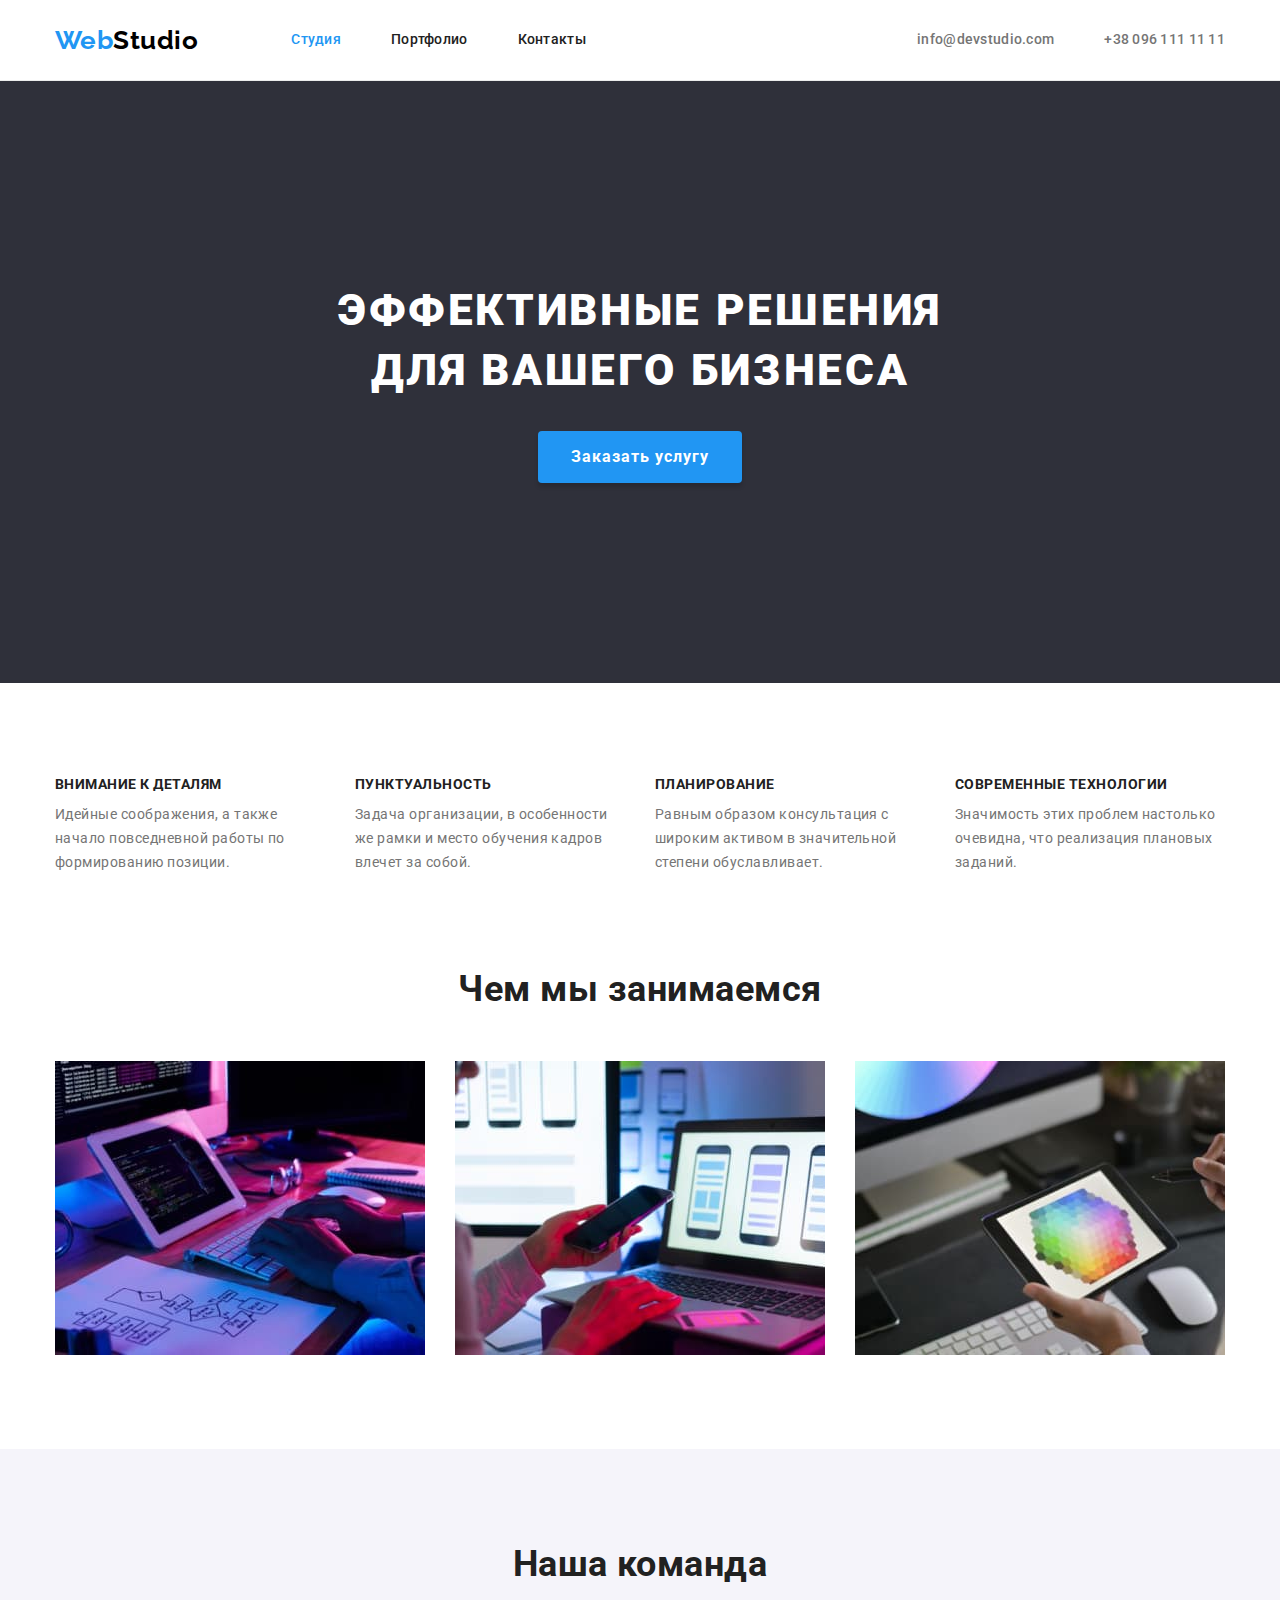
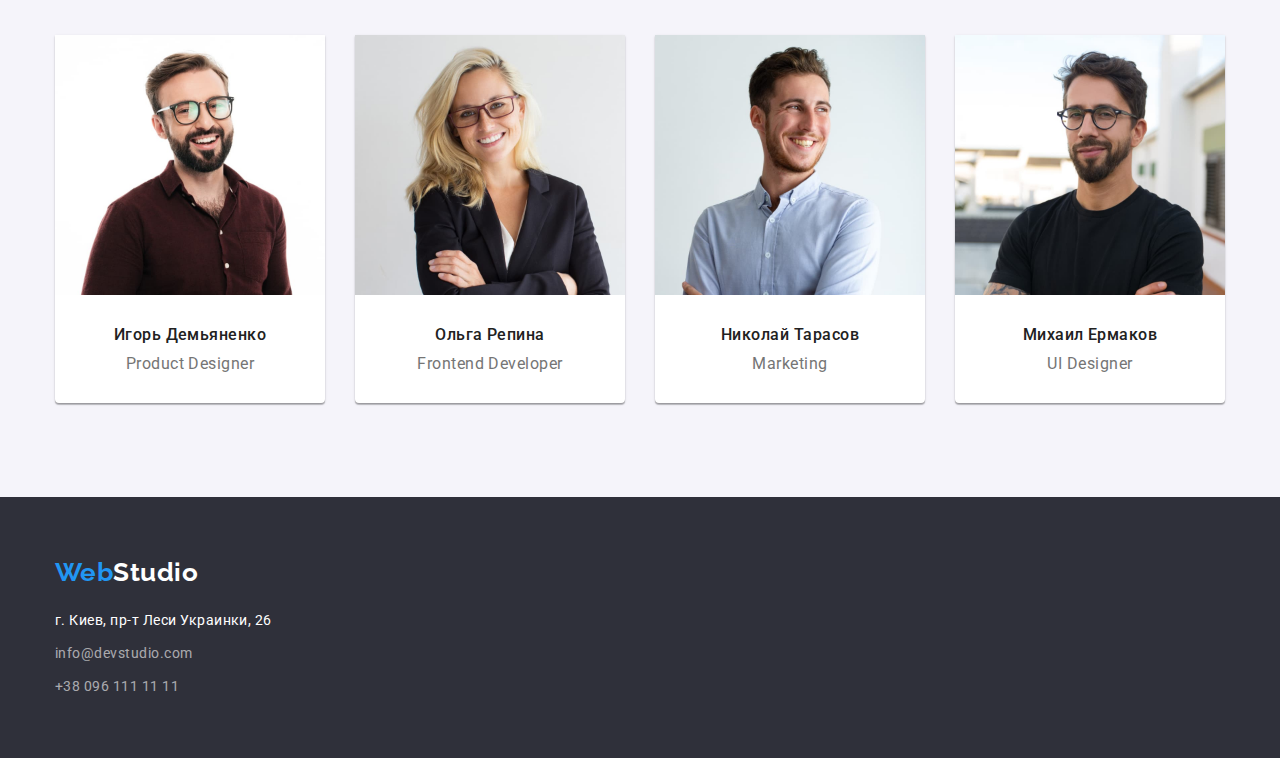
<file: index.html>
<!DOCTYPE html>
<html lang="ru">

<head>
    <meta charset="UTF-8" />
    <meta http-equiv="X-UA-Compatible" content="IE=edge" />
    <meta name="viewport" content="width=device-width, initial-scale=1.0" />
    <title class="hidden-title">Веб студия</title>
    <link rel="preconnect" href="https://fonts.googleapis.com" />
    <link rel="preconnect" href="https://fonts.gstatic.com" crossorigin />
    <link href="https://fonts.googleapis.com/css2?family=Oleo+Script&family=Raleway:wght@700&family=Roboto:wght@400;500;700;900&display=swap" rel="stylesheet" />
    <link rel="stylesheet" href="https://cdnjs.cloudflare.com/ajax/libs/modern-normalize/1.1.0/modern-normalize.min.css" />
    <link rel="stylesheet" href="./css/styles.css" />
</head>

<body class="page">
    <!-- Page header -->
    <header>
        <!-- Main navigation -->
        <div class="header container">
            <nav class="site-nav-section">
                <div class="nav-logo">
                    <a href="./index.html" lang="en" class="logo link">
                        <span class="logo-part">Web</span
              ><span lang="en" class="link">Studio</span></a>
                </div>
                <!-- Links to other pages of the current page -->
                <ul class="site-nav list">
                    <li class="site-nav-item">
                        <a class="link active-page" href="./index.html">Студия</a>
                    </li>
                    <li class="site-nav-item">
                        <a class="site-nav-link link" href="./portfolio.html">Портфолио</a>
                    </li>
                    <li class="site-nav-item">
                        <a class="site-nav-link link" href="">Контакты</a>
                    </li>
                </ul>
            </nav>
            <!-- Contacts -->
            <ul class="head-contact-list">
                <li class="contact-item list">
                    <a class="head-contacts link" href="mailto:info@devstudio.com">info@devstudio.com</a
            >
          </li>
          <li class="contact-item list">
            <a class="head-contacts link" href="tel:+380961111111"
              >+38 096 111 11 11</a
            >
          </li>
        </ul>
      </div>
    </header>

    <main>
      <!-- Hero section -->
      <section class="hero-section section">
        <h1 class="hero-title">
          Эффективные решения <br />
          для вашего бизнеса
        </h1>
        <button type="button" class="hero-btn">Заказать услугу</button>
      </section>
      <!-- Features section -->
      <section class="features section">
        <div class="container">
          <h2 class="hidden-title">Особенности работы компании</h2>
          <ul class="features-list list">
            <li class="features-item">
              <h3 class="feature-name section-title">Внимание к деталям</h3>
              <p class="feature-dscr">
                Идейные соображения, а также начало повседневной работы по
                формированию позиции.
              </p>
            </li>
            <li class="features-item">
              <h3 class="feature-name section-title">Пунктуальность</h3>
              <p class="feature-dscr">
                Задача организации, в особенности же рамки и место обучения
                кадров влечет за собой.
              </p>
            </li>
            <li class="features-item">
              <h3 class="feature-name section-title">Планирование</h3>
              <p class="feature-dscr">
                Равным образом консультация с широким активом в значительной
                степени обуславливает.
              </p>
            </li>
            <li class="features-item">
              <h3 class="feature-name section-title">Современные технологии</h3>
              <p class="feature-dscr">
                Значимость этих проблем настолько очевидна, что реализация
                плановых заданий.
              </p>
            </li>
          </ul>
        </div>
      </section>
      <!-- What we do section -->
      <section class="activities section">
        <div class="main-page-container container">
          <h2 class="activity-heading section-title">Чем мы занимаемся</h2>
          <ul class="activities-list list">
            <li class="activities-img">
              <img
                src="./img/box-1.jpg"
                alt="Сотрудник пишет код"
                width="370"
                height="294"
              />
            </li>
            <li class="activities-img">
              <img
                src="./img/box-2.jpg"
                alt="Сотрудник работает над мобильной версией сайта"
                width="370"
                height="294"
              />
            </li>
            <li class="activities-img">
              <img
                src="./img/box-3.jpg"
                alt="Сотрудник работает с цветовой гаммой"
                width="370"
                height="294"
              />
            </li>
          </ul>
        </div>
      </section>
      <!-- Our team section -->
      <section class="team section">
        <div class="main-page-container container">
          <h2 class="team-heading section-title">Наша команда</h2>
          <ul class="team-list list">
            <li class="team-member">
              <img
                src="./img/team-1.jpg"
                alt="Мужчина с бородой и в очках"
                width="270"
                height="260"
              />
              <div class="member-dscr">
                <h3 class="member-name section-title">Игорь Демьяненко</h3>
                <p class="member-profession" lang="en">Product Designer</p>
              </div>
            </li>
            <li class="team-member">
              <img
                src="./img/team-2.jpg"
                alt="Женщина блондинка в очках"
                width="270"
                height="260"
              />
              <div class="member-dscr">
                <h3 class="member-name section-title">Ольга Репина</h3>
                <p class="member-profession" lang="en">Frontend Developer</p>
              </div>
            </li>
            <li class="team-member">
              <img
                src="./img/team-3.jpg"
                alt="Молодой мужчина с бородой и усами"
                width="270"
                height="260"
              />
              <div class="member-dscr">
                <h3 class="member-name section-title">Николай Тарасов</h3>
                <p class="member-profession" lang="en">Marketing</p>
              </div>
            </li>
            <li class="team-member">
              <img
                src="./img/team-4.jpg"
                alt="Молодой мужчина с темными волосами,бородой и в очках"
                width="270"
                height="260"
              />
              <div class="member-dscr">
                <h3 class="member-name section-title">Михаил Ермаков</h3>
                <p class="member-profession" lang="en">UI Designer</p>
              </div>
            </li>
          </ul>
        </div>
      </section>
    </main>
    <!-- Footer -->
    <footer class="footer">
      <div class="container">
        <a href="./index.html " lang="en" class="footer-logo link">
          <span class="logo-part">Web</span
          ><span lang="en" class="footer-logo">Studio</span></a
        >
        <address class="address">
          <ul class="list">
            <li class="address-item">
              <p class="footer-address">г. Киев, пр-т Леси Украинки, 26</p>
            </li>
            <li class="address-item">
              <a class="footer-link link" href="mailto:info@devstudio.com "
                >info@devstudio.com</a
              >
            </li>
            <li class="address-item">
              <a class="footer-link link" href="tel:+380961111111 "
                >+38 096 111 11 11</a
              >
            </li>
          </ul>
        </address>
      </div>
    </footer>
  </body>
</html>
</file>
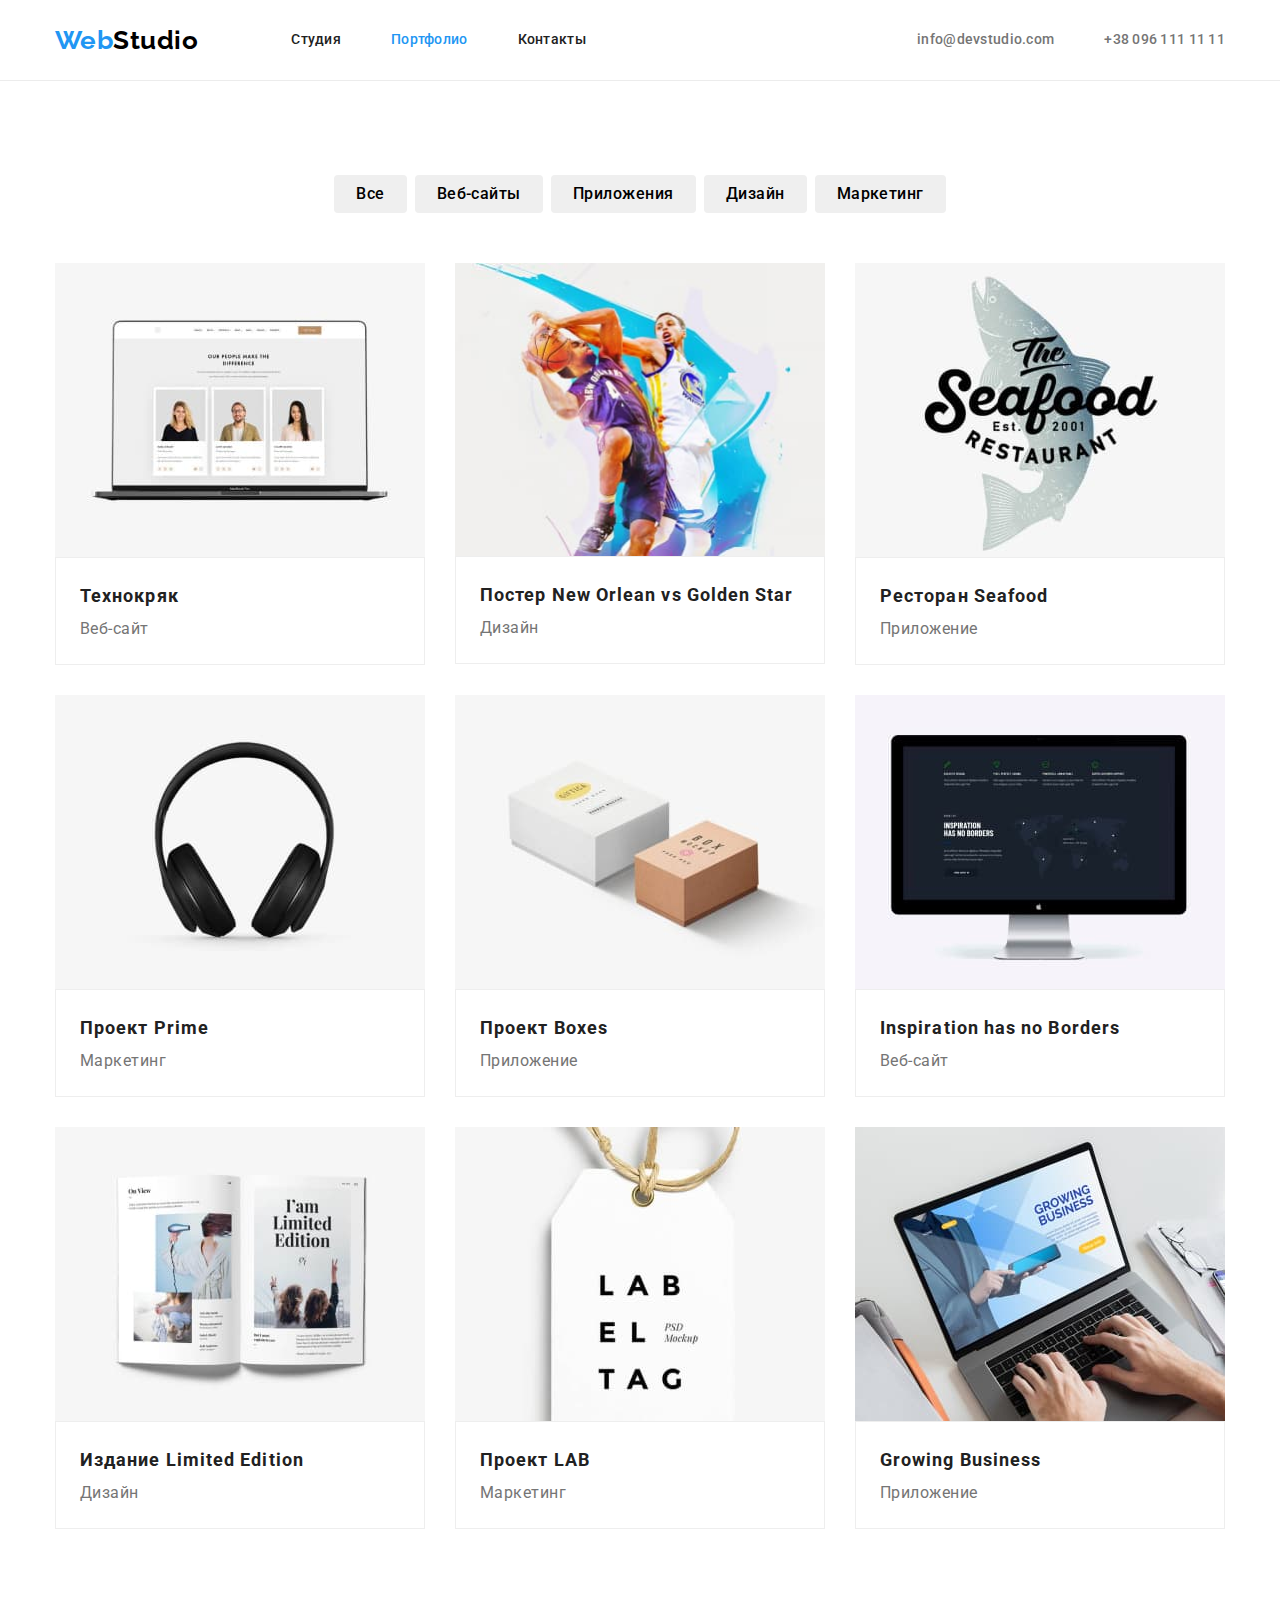
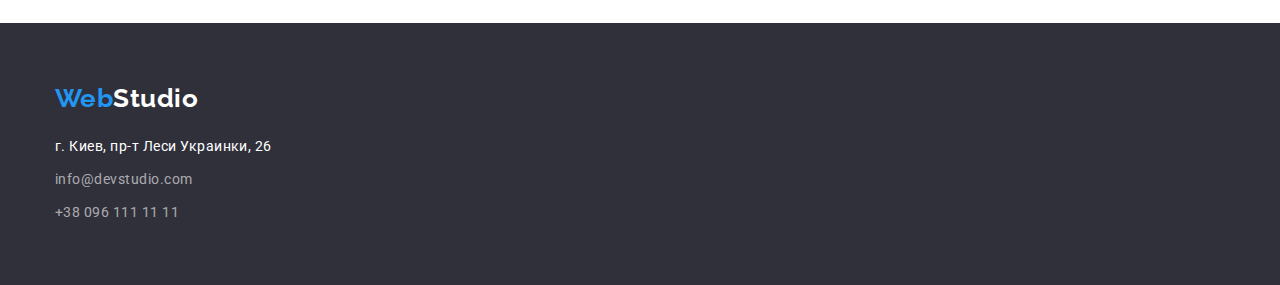
<file: portfolio.html>
<!DOCTYPE html>
<html lang="ru">

<head>
    <meta charset="UTF-8" />
    <meta http-equiv="X-UA-Compatible" content="IE=edge" />
    <meta name="viewport" content="width=device-width, initial-scale=1.0" />
    <link rel="stylesheet" href="./css/styles.css" />
    <title class="hidden-title">Портфолио</title>
    <link rel="preconnect" href="https://fonts.googleapis.com" />
    <link rel="preconnect" href="https://fonts.gstatic.com" crossorigin />
    <link href="https://fonts.googleapis.com/css2?family=Oleo+Script&family=Raleway:wght@700&family=Roboto:wght@400;500;700;900&display=swap" rel="stylesheet" />
    <link rel="stylesheet" href="https://cdnjs.cloudflare.com/ajax/libs/modern-normalize/1.1.0/modern-normalize.min.css" />
    <link rel="stylesheet" href="./css/styles.css" />
</head>

<body>
    <!-- Page header -->
    <header>
        <!-- Main navigation -->
        <div class="header container">
            <nav class="site-nav-section">
                <div class="nav-logo">
                    <a href="./index.html" lang="en" class="logo link">
                        <span class="logo-part">Web</span
              ><span lang="en" class="link">Studio</span></a>
                </div>
                <!-- Links to other pages of the current page -->
                <ul class="site-nav list">
                    <li class="site-nav-item">
                        <a class="site-nav-link link" href="./index.html">Студия</a>
                    </li>
                    <li class="site-nav-item">
                        <a class="link active-page" href="./portfolio.html">Портфолио</a>
                    </li>
                    <li class="site-nav-item">
                        <a class="site-nav-link link" href="">Контакты</a>
                    </li>
                </ul>
            </nav>
            <!-- Contacts -->
            <ul class="head-contact-list">
                <li class="contact-item list">
                    <a class="head-contacts link" href="mailto:info@devstudio.com">info@devstudio.com</a
            >
          </li>
          <li class="contact-item list">
            <a class="head-contacts link" href="tel:+380961111111"
              >+38 096 111 11 11</a
            >
          </li>
        </ul>
      </div>
    </header>

    <main>
      <h1 class="hidden-title">Примеры работ</h1>

      <!-- Filters -->
      <section class="section">
        <div class="container">
          <ul class="filters list">
            <li class="button-name">
              <button type="button" class="filter-button">Все</button>
            </li>
            <li class="button-name">
              <button type="button" class="filter-button">Веб-сайты</button>
            </li>
            <li class="button-name">
              <button type="button" class="filter-button">Приложения</button>
            </li>
            <li class="button-name">
              <button type="button" class="filter-button">Дизайн</button>
            </li>
            <li class="button-name">
              <button type="button" class="filter-button">Маркетинг</button>
            </li>
          </ul>
        </div>

        <!-- Work examples -->
        <h2 class="hidden-title">Примеры работ</h2>
        <div class="container">
          <ul class="work-examples list">
            <li class="example">
              <img
                src="./img/prtf-1.jpg"
                alt="Интерфейс сайта с карточками сотрудников"
                width="370"
                height="294"
              />
              <div class="work-examples-wrapper">
                <h3 class="work-headline section-title">Технокряк</h3>
                <p class="work-dscr">Веб-сайт</p>
              </div>
            </li>
            <li class="example">
              <img
                src="./img/prtf-2.jpg"
                alt="Баскетболисты борятся за мяч"
                width="371"
                height="294"
              />
              <div class="work-examples-wrapper">
                <h3 class="work-headline section-title">
                  Постер <span lang="en">New Orlean vs Golden Star</span>
                </h3>
                <p class="work-dscr">Дизайн</p>
              </div>
            </li>
            <li class="example">
              <img
                src="./img/prtf-3.jpg"
                alt="Логотип рыбного ресторана"
                width="370"
                height="294"
              />
              <div class="work-examples-wrapper">
                <h3 class="work-headline section-title">Ресторан Seafood</h3>
                <p class="work-dscr">Приложение</p>
              </div>
            </li>
            <li class="example">
              <img
                src="./img/prtf-4.jpg"
                alt="Наушники"
                width="370"
                height="294"
              />
              <div class="work-examples-wrapper">
                <h3 class="work-headline section-title">Проект Prime</h3>
                <p class="work-dscr">Маркетинг</p>
              </div>
            </li>
            <li class="example">
              <img
                src="./img/prtf-5.jpg"
                alt="Две коробки"
                width="370"
                height="294"
              />
              <div class="work-examples-wrapper">
                <h3 class="work-headline section-title">Проект Boxes</h3>
                <p class="work-dscr">Приложение</p>
              </div>
            </li>
            <li class="example">
              <img
                src="./img/prtf-6.jpg"
                alt="Разворот журнала"
                width="370"
                height="294"
              />
              <div class="work-examples-wrapper">
                <h3 class="work-headline section-title" lang="en">
                  Inspiration has no Borders
                </h3>
                <p class="work-dscr">Веб-сайт</p>
              </div>
            </li>
            <li class="example">
              <img
                src="./img/prtf-7.jpg"
                alt="Сайт на єкране монитора"
                width="370"
                height="294"
              />
              <div class="work-examples-wrapper">
                <h3 class="work-headline section-title">
                  Издание <span lang="en">Limited Edition</span>
                </h3>
                <p class="work-dscr">Дизайн</p>
              </div>
            </li>
            <li class="example">
              <img
                src="./img/prtf-8.jpg"
                alt="Бумажная подвеска"
                width="370"
                height="294"
              />
              <div class="work-examples-wrapper">
                <h3 class="work-headline section-title">Проект LAB</h3>
                <p class="work-dscr">Маркетинг</p>
              </div>
            </li>
            <li class="example">
              <img
                src="./img/prtf-9.jpg"
                alt="Ноутбук и руки"
                width="370"
                height="294"
              />
              <div class="work-examples-wrapper">
                <h3 class="work-headline section-title" lang="en">
                  Growing Business
                </h3>
                <p class="work-dscr">Приложение</p>
              </div>
            </li>
          </ul>
        </div>
      </section>
    </main>
    <!-- Footer -->
    <footer class="footer">
      <div class="container">
        <a href="./index.html " lang="en" class="footer-logo link">
          <span class="logo-part">Web</span
          ><span lang="en" class="footer-logo">Studio</span></a
        >
        <address class="address">
          <ul class="list">
            <li class="address-item">
              <p class="footer-address">г. Киев, пр-т Леси Украинки, 26</p>
            </li>
            <li class="address-item">
              <a class="footer-link link" href="mailto:info@devstudio.com "
                >info@devstudio.com</a
              >
            </li>
            <li class="address-item">
              <a class="footer-link link" href="tel:+380961111111 "
                >+38 096 111 11 11</a
              >
            </li>
          </ul>
        </address>
      </div>
    </footer>
  </body>
</html>
</file>
<file: css/styles.css>
:root {
    --primary-font-family: 'Roboto', sans-serif;
    --secondary-font-family: 'Raleway', sans-serif;
    --primary-text-color: #757575;
    --title-text-color: #212121;
    --accent-color: #2196F3;
    --dark-bg-color: #2F303A;
    --secondary-bg-color: #F5F4FA;
    --primary-white-color: #fff;
    --primary-black-color: #000000;
    --btn-activation-color: #188CE8;
}

body {
    background-color: var (--primary-white-color);
    color: var(--primary-text-color);
    font-family: var(--primary-font-family);
    letter-spacing: 0.03em;
}

h1,
h2,
h3,
h4,
h5,
h6,
p {
    margin-top: 0;
    margin-bottom: 0;
}

ul,
ol {
    margin-top: 0;
    margin-bottom: 0;
    padding-left: 0;
}

img {
    display: block;
    max-width: 100%;
    height: auto;
}

.section {
    padding-top: 94px;
    padding-bottom: 94px;
}

.container {
    /* display: flex; */
    width: 1200px;
    /* outline: 2px solid tomato; */
    margin-left: auto;
    margin-right: auto;
    padding-left: 15px;
    padding-right: 15px;
    /* align-items: center;
justify-content: space-between; */
}

.list {
    list-style: none;
    padding: 0;
    margin: 0;
}

.link {
    text-decoration: none;
}

.section-title {
    color: var(--title-text-color);
}

.hidden-title {
    position: absolute;
    width: 1px;
    height: 1px;
    margin: -1px;
    border: 0;
    padding: 0;
    white-space: nowrap;
    clip-path: inset(100%);
    clip: rect(0 0 0 0);
    overflow: hidden;
}

.active-page {
    display: block;
    padding-top: 32px;
    padding-bottom: 32px;
    color: var(--accent-color)
}

.hero-section,
.footer {
    background-color: var(--dark-bg-color)
}

.site-nav-link:hover,
.site-nav-link:focus,
.head-contacts:hover,
.head-contacts:focus,
.footer-link:hover,
.footer-link:focus {
    color: var(--accent-color);
}


/* ---HEADER SECTION---- */


/* ---Main page navigation--- */

header {
    border-bottom: 1px solid #ECECEC;
}

.header {
    display: flex;
    align-items: center;
}

.nav-logo {
    margin-right: 93px;
}

.logo {
    font-family: var(--secondary-font-family);
    font-weight: 700;
    font-size: 26px;
    line-height: 1.19;
    color: var(--primary-black-color);
}

.logo-part {
    color: var(--accent-color);
}

.site-nav-section {
    display: flex;
    align-items: center;
    margin-right: auto;
}

.site-nav {
    display: flex;
    color: var(--title-text-color);
    margin-left: auto;
}

.site-nav-item {
    display: block;
}

.site-nav-item:not(:last-child) {
    margin-right: 50px;
}

.site-nav-link {
    display: block;
    color: var(--title-text-color);
    padding-top: 32px;
    padding-bottom: 32px;
}

.site-nav-link,
.active-page {
    font-weight: 500;
    font-size: 14px;
    line-height: 1.14;
    letter-spacing: 0.02em;
}

.head-contact-list {
    display: flex;
}

.contact-item {
    display: inline-flex;
}

.contact-item:not(:last-child) {
    margin-right: 50px;
}

.head-contacts {
    font-weight: 500;
    font-size: 14px;
    line-height: 1.14;
    letter-spacing: 0.02em;
    color: var(----primary-text-color);
}


/* ----MAIN PAGE CONTENT---- */


/* ---HERO SECTION--- */

.hero-section {
    text-align: center;
    padding-top: 200px;
    padding-bottom: 200px;
}

.hero-title {
    margin-top: 0;
    margin-bottom: 30px;
    font-weight: 900;
    font-size: 44px;
    line-height: 1.36;
    letter-spacing: 0.06em;
    text-transform: uppercase;
    color: var(--primary-white-color);
}

.hero-btn {
    padding: 10px 32px;
    min-width: 200px;
    border: 1px solid transparent;
    font-family: inherit;
    font-weight: 700;
    font-size: 16px;
    line-height: 1.88;
    align-items: center;
    letter-spacing: 0.06em;
    color: var(--primary-white-color);
    background-color: var(--accent-color);
    cursor: pointer;
    box-shadow: 0px 4px 4px rgba(0, 0, 0, 0.15);
    border-radius: 4px;
}

.hero-btn:hover,
.hero-btn:focus {
    background-color: var(--btn-activation-color);
}


/* ---FEATURES SECTION */

.features-list {
    display: flex;
    flex-wrap: wrap;
    margin-right: -30px;
}

.features-item {
    flex-basis: calc((100% - 120px) / 4);
    margin-right: 30px;
}


/* .features-item:last-child {
    margin-right: 0;
} */

.feature-name {
    margin-top: 0;
    margin-bottom: 10 px;
    font-weight: 700;
    font-size: 14px;
    line-height: 1.14;
    text-transform: uppercase;
}

.feature-dscr {
    width: 270px;
    margin-top: 10px;
    margin-bottom: 0;
    font-size: 14px;
    line-height: 1.71;
}


/* ---WHAT WE DO SECTION--- */

.activities {
    padding-top: 0;
}

.activity-heading {
    font-weight: 700;
    font-size: 36px;
    line-height: 1.17;
    text-align: center;
    margin-bottom: 50px;
}

.activities-list {
    display: flex;
    flex-wrap: wrap;
    margin-right: -30px;
    /* justify-content: space-between; */
}

.activities-img {
    flex-basis: calc((100% - 90px) / 3);
    margin-right: 30px;
}


/* ---TEAM SECTION--- */

.team {
    background-color: var(--secondary-bg-color)
}

.team-heading {
    margin-bottom: 50px;
    font-weight: 700;
    font-size: 36px;
    line-height: 1.17;
    text-align: center;
}

.team-list {
    display: flex;
    flex-wrap: wrap;
}

.team-member {
    background-color: var(--primary-white-color);
    box-shadow: 0px 1px 3px rgba(0, 0, 0, 0.12), 0px 1px 1px rgba(0, 0, 0, 0.14), 0px 2px 1px rgba(0, 0, 0, 0.2);
    border-radius: 0px 0px 4px 4px;
}

.team-member:not(:last-child) {
    margin-right: 30px;
}

.member-dscr {
    padding-left: 15px;
    padding-right: 15px;
    padding-top: 30px;
    padding-bottom: 30px;
}

.member-name {
    margin-bottom: 10px;
    font-weight: 500;
    font-size: 16px;
    line-height: 1.19;
    text-align: center;
}

.member-profession {
    font-size: 16px;
    line-height: 1.19;
    text-align: center;
}


/* ---FOOTER--- */

.footer {
    padding-top: 60px;
    padding-bottom: 60px;
    font-weight: 400;
    font-size: 14px;
    line-height: 1.71;
}

.footer-logo {
    font-family: var(--secondary-font-family);
    font-weight: 700;
    font-size: 26px;
    line-height: 1.19;
    color: var(--primary-white-color);
}

.address {
    margin-top: 20px;
}

.address-item:not(:first-child) {
    margin-top: 9px;
}

.footer-address {
    color: var(--primary-white-color);
    font-style: normal;
    font-size: 14px;
    line-height: 1.71;
}

.footer-link {
    color: rgba(255, 255, 255, 0.6);
    font-style: normal;
    font-size: 14px;
    line-height: 1.71;
}


/* ----PORTFOLIO PAGE---- */


/* ---FILTERS--- */

.filters {
    display: flex;
    margin-bottom: 50px;
    justify-content: center;
    font-family: inherit;
    font-weight: 500;
    font-size: 16px;
    line-height: 1.63;
    letter-spacing: inherit;
    color: var(--title-text-color)
}

.filter-button {
    min-width: auto;
    padding: 6px 22px 6px 22px;
    cursor: pointer;
    border-style: none;
    /* box-shadow: 0px 3px 1px rgba(0, 0, 0, 0.1), 0px 1px 2px rgba(0, 0, 0, 0.08), 0px 2px 2px rgba(0, 0, 0, 0.12); */
    border-radius: 4px;
    font-family: inherit;
    font-weight: 500;
    font-size: 16px;
    line-height: 1.63;
    text-align: center;
    letter-spacing: 0.03em;
}

.filter-button:hover,
.filter-button:focus {
    background-color: var(--accent-color);
    color: var(--primary-white-color);
}

.button-name:not(:last-child) {
    margin-right: 8px;
}


/* ---WORK EXAMPLES--- */

.work-examples {
    display: flex;
    flex-wrap: wrap;
    margin-left: -30px;
    margin-top: -30px;
}

.example {
    flex-basis: calc((100% - 90px) / 3);
    margin-left: 30px;
    margin-top: 30px;
}

.work-examples-wrapper {
    padding: 20px 24px;
    border: 1px solid #EEEEEE;
}

.work-headline {
    font-weight: 700;
    font-size: 18px;
    line-height: 2;
    letter-spacing: 0.06em;
}

.work-dscr {
    font-size: 16px;
    line-height: 1.88;
}
</file>
